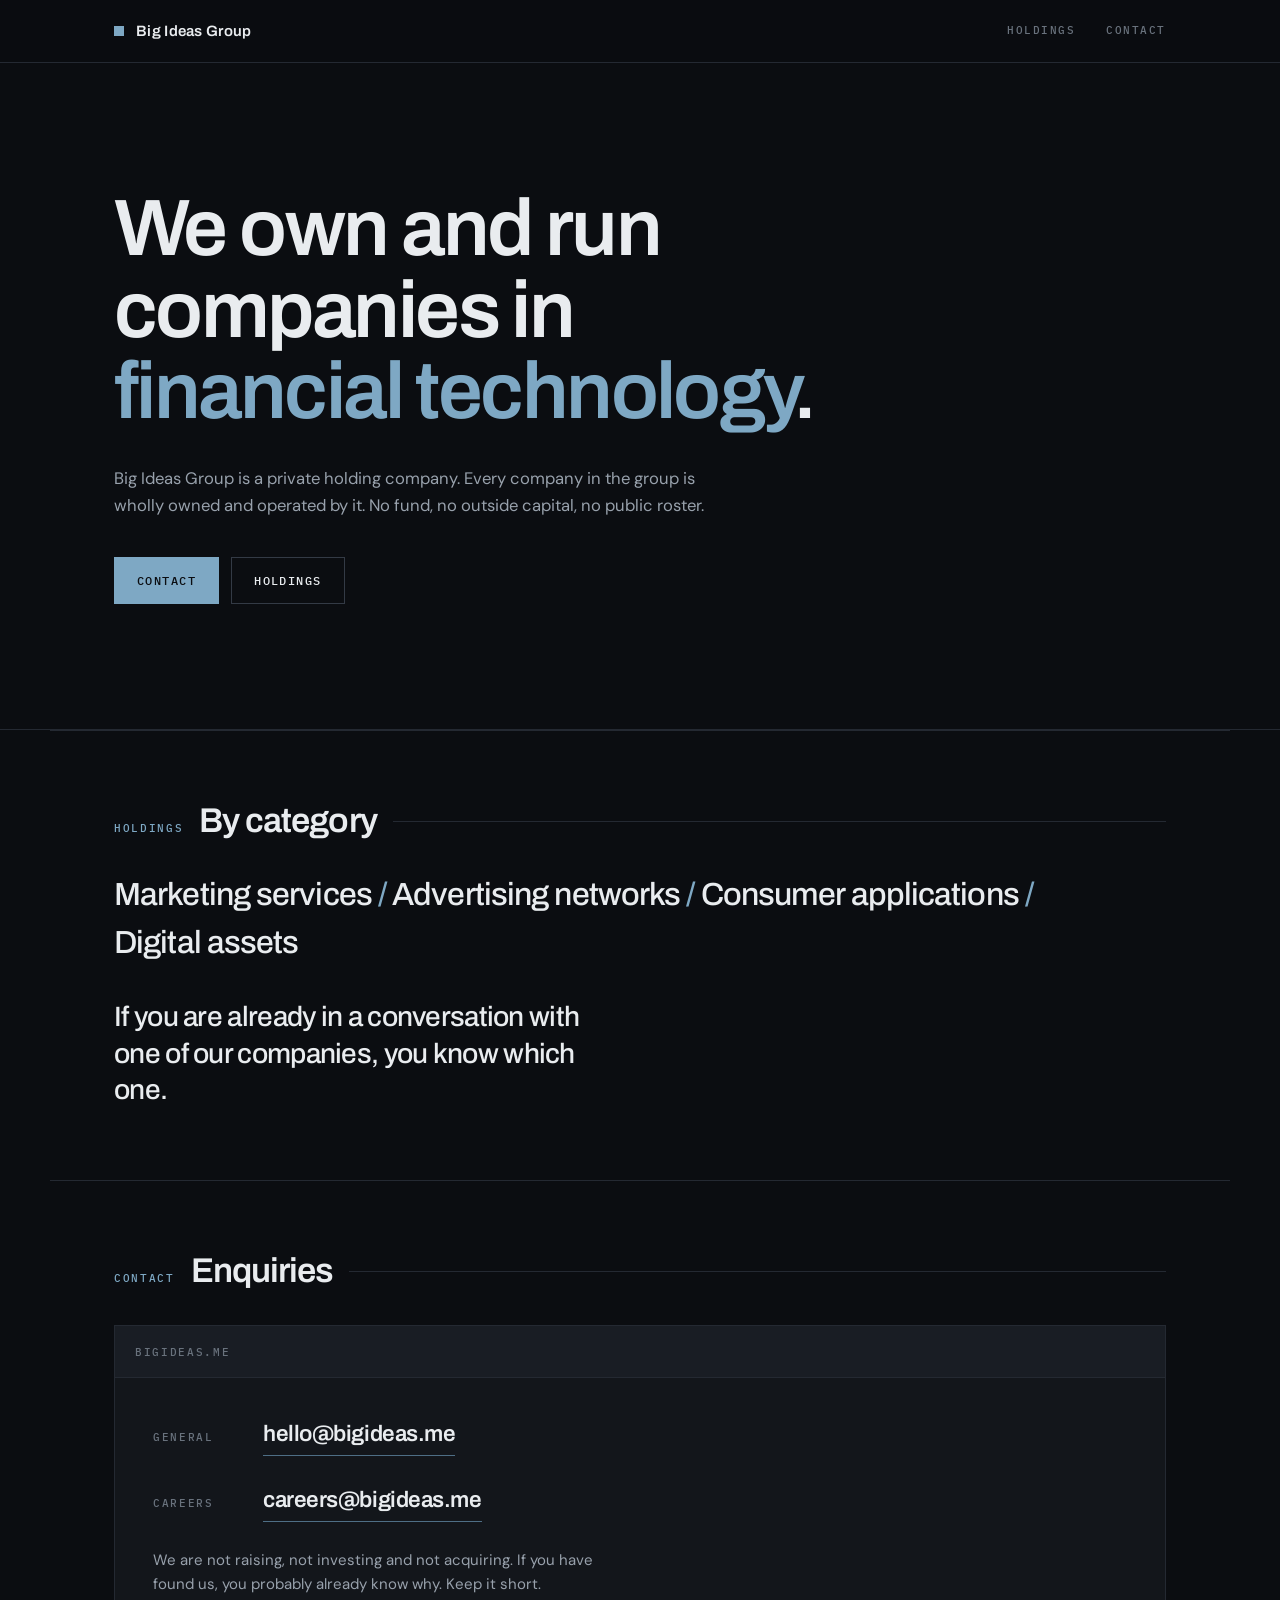
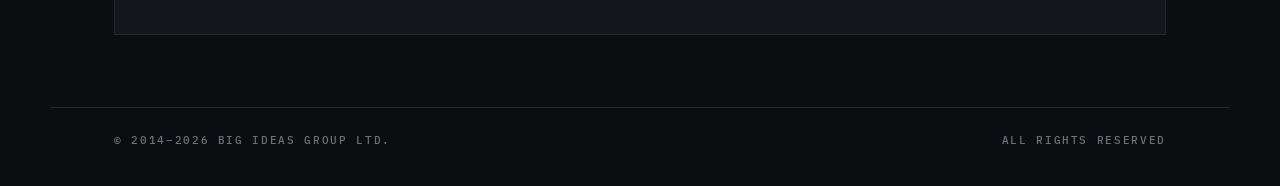
<file: index.html>
<!doctype html>
<html lang="en">
<head>
<meta charset="utf-8">
<meta name="viewport" content="width=device-width,initial-scale=1">
<title>Big Ideas Group</title>
<meta name="description" content="Big Ideas Group Ltd. is a private holding company. It wholly owns and operates a group of financial technology companies. Not raising, not investing, not acquiring.">
<link rel="canonical" href="https://bigideas.me/">
<meta name="theme-color" content="#0B0D11">
<meta name="color-scheme" content="dark">

<meta property="og:type" content="website">
<meta property="og:site_name" content="Big Ideas Group">
<meta property="og:title" content="Big Ideas Group">
<meta property="og:description" content="A private holding company in financial technology.">
<meta property="og:url" content="https://bigideas.me/">
<meta name="twitter:card" content="summary">

<link rel="icon" href="data:image/svg+xml,%3Csvg xmlns='http://www.w3.org/2000/svg' viewBox='0 0 32 32'%3E%3Crect width='32' height='32' fill='%230B0D11'/%3E%3Crect x='12' y='12' width='8' height='8' fill='%237EA8C4'/%3E%3C/svg%3E">

<link rel="preconnect" href="https://fonts.googleapis.com">
<link rel="preconnect" href="https://fonts.gstatic.com" crossorigin>
<link href="https://fonts.googleapis.com/css2?family=Archivo:wght@500;600&family=IBM+Plex+Mono:wght@400;500&family=DM+Sans:opsz,wght@9..40,400;9..40,500&display=swap" rel="stylesheet">
<link rel="stylesheet" href="styles.css">
</head>

<body id="top">

<header class="hudbar">
  <div class="wrap hudbar__in">
    <a class="mark" href="#top">
      <span class="mark__glyph" aria-hidden="true"></span>
      <span class="mark__txt">Big Ideas Group</span>
    </a>
    <nav class="nav" aria-label="Primary">
      <a href="#holdings">Holdings</a>
      <a href="#contact">Contact</a>
    </nav>
  </div>
</header>

<main>

  <!-- ============================ HERO ============================ -->
  <section class="hero">
    <div class="wrap hero__in">

      <h1 class="title">We own and run companies in <span>financial technology</span>.</h1>

      <p class="hero__sub">Big Ideas Group is a private holding company. Every company
        in the group is wholly owned and operated by it. No fund, no outside capital,
        no public roster.</p>

      <div class="hero__acts">
        <a class="btn btn--go" href="#contact">Contact</a>
        <a class="btn btn--ghost" href="#holdings">Holdings</a>
      </div>
    </div>
  </section>

  <!-- ============================ HOLDINGS ============================ -->
  <section class="sec wrap" id="holdings">
    <div class="sec__head">
      <span class="hud hud--accent">Holdings</span>
      <h2>By category</h2>
      <span class="sec__rule" aria-hidden="true"></span>
    </div>

    <ul class="cats">
      <li>Marketing services</li>
      <li>Advertising networks</li>
      <li>Consumer applications</li>
      <li>Digital assets</li>
    </ul>

    <p class="say">If you are already in a conversation with one of our companies,
      you know which one.</p>
  </section>


  <!-- ============================ CONTACT ============================ -->
  <section class="sec wrap" id="contact">
    <div class="sec__head">
      <span class="hud hud--accent">Contact</span>
      <h2>Enquiries</h2>
      <span class="sec__rule" aria-hidden="true"></span>
    </div>

    <div class="term">
      <div class="term__bar">
        <span class="hud">bigideas.me</span>
      </div>

      <div class="term__body">
        <div class="term__line">
          <span class="hud">General</span>
          <a class="term__val" href="mailto:hello@bigideas.me">hello@bigideas.me</a>
        </div>
        <div class="term__line">
          <span class="hud">Careers</span>
          <a class="term__val" href="mailto:careers@bigideas.me">careers@bigideas.me</a>
        </div>
        <p class="term__note">We are not raising, not investing and not acquiring.
          If you have found us, you probably already know why. Keep it short.</p>
      </div>
    </div>
  </section>

</main>

<footer class="wrap foot">
  <span class="hud">&copy; 2014–<span id="y">2026</span> Big Ideas Group Ltd.</span>
  <span class="hud">All rights reserved</span>
</footer>

<script>document.getElementById("y").textContent=new Date().getFullYear()</script>
</body>
</html>
</file>
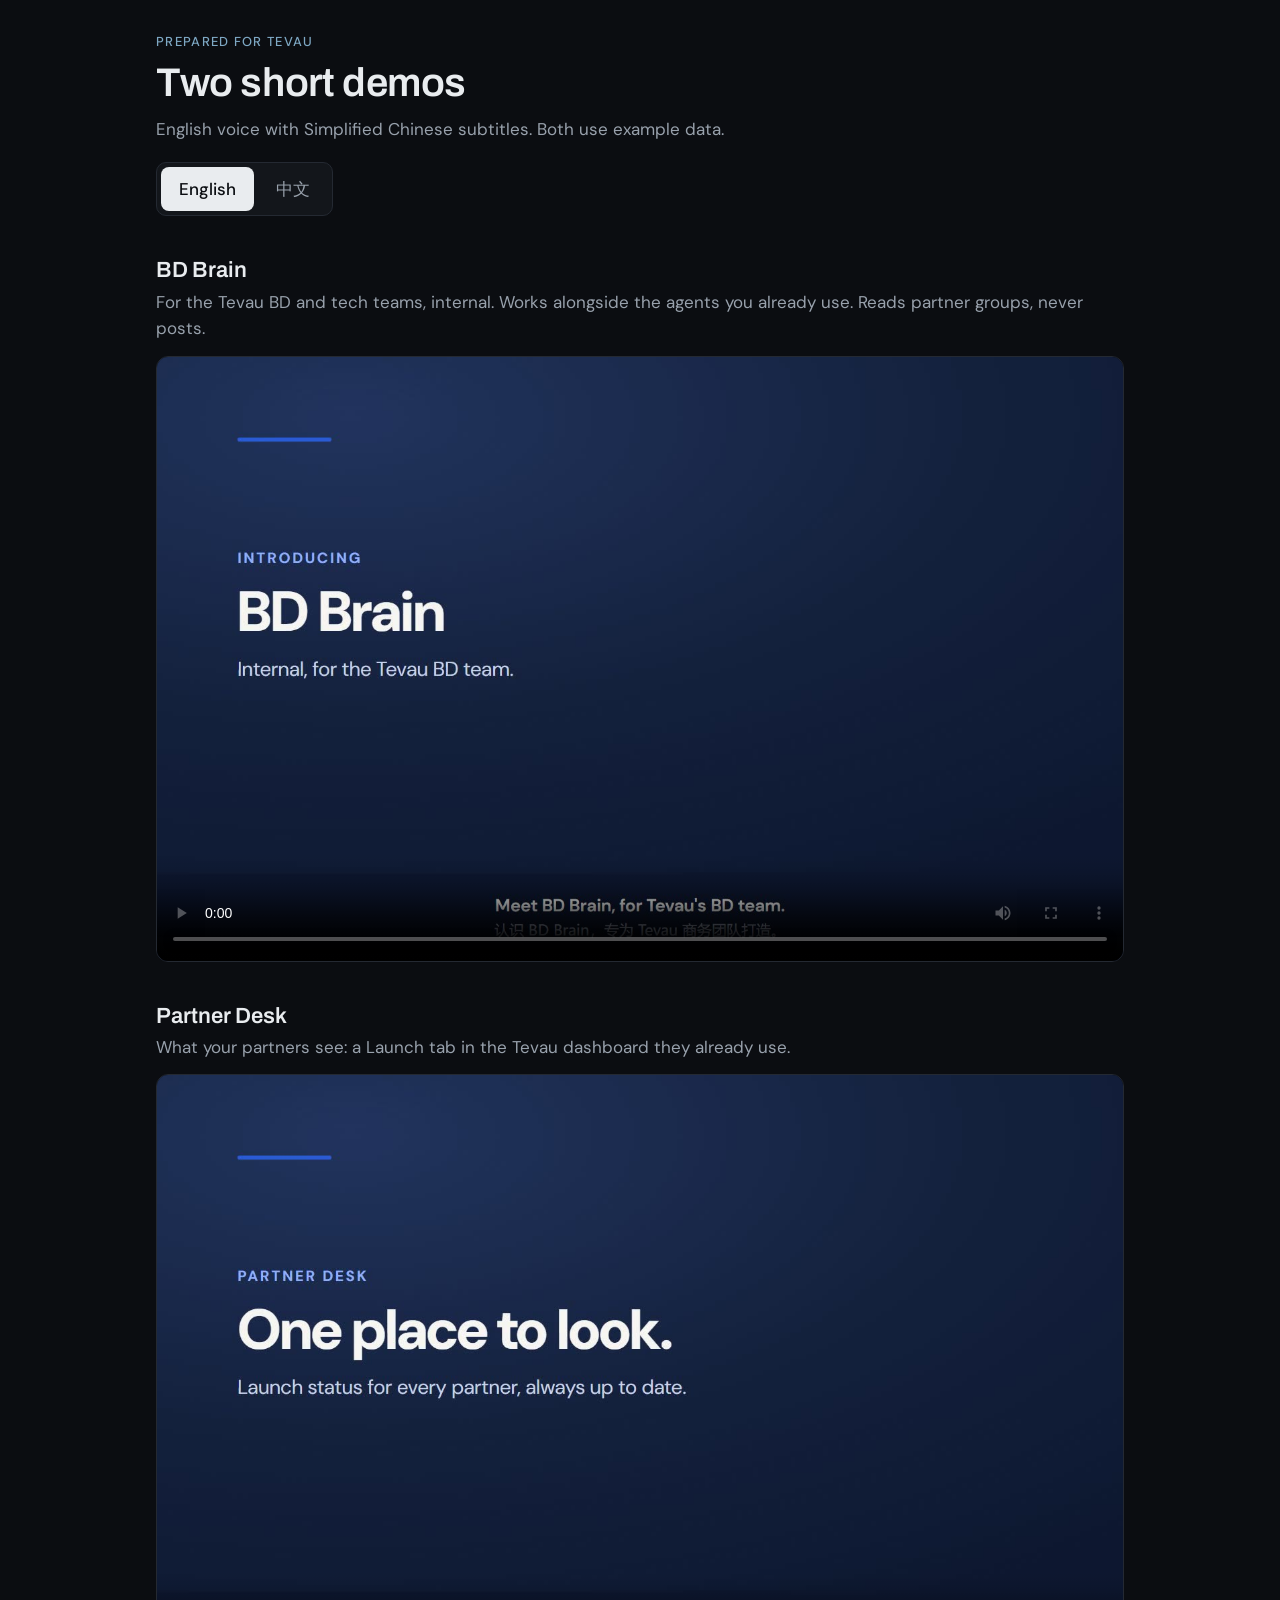
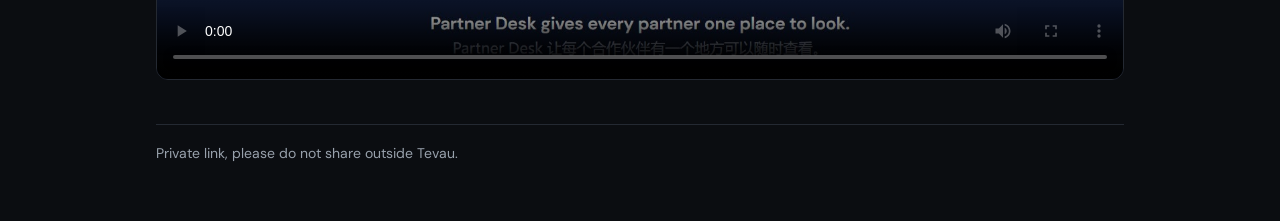
<file: v/tevau-jxkm7w58/index.html>
<!doctype html>
<html lang="en">
<head>
<meta charset="utf-8">
<meta name="viewport" content="width=device-width, initial-scale=1, viewport-fit=cover">
<meta name="robots" content="noindex, nofollow, noarchive, nosnippet">
<meta name="referrer" content="no-referrer">
<meta name="theme-color" content="#0B0D11">
<meta name="color-scheme" content="dark">
<title>Prepared for Tevau</title>
<link rel="preconnect" href="https://fonts.googleapis.com"><link rel="preconnect" href="https://fonts.gstatic.com" crossorigin>
<link href="https://fonts.googleapis.com/css2?family=Archivo:wght@600&family=DM+Sans:opsz,wght@9..40,400;9..40,500&display=swap" rel="stylesheet">
<style>
  :root { --void: #0B0D11; --panel: #13161B; --line: #242932; --accent: #7EA8C4; --text: #E9ECEF; --dim: #98A1AC; }
  * { box-sizing: border-box; margin: 0; }
  body { background: var(--void); color: var(--text); font: 17px/1.55 "DM Sans", system-ui, "Microsoft YaHei", "PingFang SC", sans-serif; }
  .wrap { max-width: 1000px; margin: 0 auto; padding: 32px max(16px, env(safe-area-inset-left)) 56px; }
  .eyebrow { color: var(--accent); font-weight: 500; font-size: 13px; letter-spacing: .1em; text-transform: uppercase; }
  h1 { font: 600 clamp(28px, 4.5vw, 40px)/1.15 "Archivo", system-ui, "Microsoft YaHei", sans-serif; letter-spacing: -.01em; margin-top: 8px; }
  .lead { color: var(--dim); margin-top: 10px; max-width: 640px; }
  .langs { display: inline-flex; gap: 4px; margin-top: 20px; padding: 4px; background: var(--panel); border: 1px solid var(--line); border-radius: 10px; }
  .langs button { min-height: 44px; padding: 0 18px; border: 0; border-radius: 8px; background: none; color: var(--dim);
    font: inherit; font-weight: 500; cursor: pointer; }
  .langs button[aria-pressed="true"] { background: var(--text); color: var(--void); }
  section { margin-top: 40px; }
  h2 { font: 600 22px/1.3 "Archivo", system-ui, "Microsoft YaHei", sans-serif; }
  .who { color: var(--dim); margin-top: 4px; }
  video { display: block; width: 100%; height: auto; margin-top: 14px; border-radius: 12px; border: 1px solid var(--line); background: #000; }
  .note { color: var(--dim); font-size: 14px; margin-top: 44px; border-top: 1px solid var(--line); padding-top: 18px; }
</style>
</head>
<body>
<div class="wrap">
  <div class="eyebrow" data-zh="为 Tevau 准备">Prepared for Tevau</div>
  <h1 data-zh="两个简短演示">Two short demos</h1>
  <p class="lead" data-zh="普通话配音，英文字幕。均使用示例数据。">English voice with Simplified Chinese subtitles. Both use example data.</p>
  <div class="langs" role="group" aria-label="Language">
    <button type="button" data-lang="en" aria-pressed="true">English</button>
    <button type="button" data-lang="zh" aria-pressed="false" lang="zh-Hans">中文</button>
  </div>

  <section id="bd-brain">
    <h2>BD Brain</h2>
    <p class="who" data-zh="Tevau 商务和技术团队内部使用。与您现有的 AI 助手配合，读取合作伙伴群聊，从不发言。">For the Tevau BD and tech teams, internal. Works alongside the agents you already use. Reads partner groups, never posts.</p>
    <video controls playsinline preload="metadata" poster="bd-brain.jpg" src="bd-brain.mp4?v=6" data-en="bd-brain.mp4?v=6" data-zh-src="bd-brain-zh.mp4?v=2"></video>
  </section>

  <section id="partner-desk">
    <h2>Partner Desk</h2>
    <p class="who" data-zh="合作伙伴看到的内容：在他们已经使用的 Tevau 后台中新增一个“上线”标签页。">What your partners see: a Launch tab in the Tevau dashboard they already use.</p>
    <video controls playsinline preload="metadata" poster="partner-desk.jpg" src="partner-desk.mp4?v=4" data-en="partner-desk.mp4?v=4" data-zh-src="partner-desk-zh.mp4?v=2"></video>
  </section>

  <p class="note" data-zh="私人链接，请勿在 Tevau 以外分享。">Private link, please do not share outside Tevau.</p>
</div>
<script>
(() => {
  // One switch for the whole page: the films and the words around them.
  const texts = [...document.querySelectorAll('[data-zh]')].map((el) => ({ el, en: el.textContent, zh: el.dataset.zh }));
  const set = (lang) => {
    document.documentElement.lang = lang === 'zh' ? 'zh-Hans' : 'en';
    texts.forEach((t) => { t.el.textContent = t[lang]; });
    document.querySelectorAll('video').forEach((v) => { v.src = lang === 'zh' ? v.dataset.zhSrc : v.dataset.en; });
    document.querySelectorAll('.langs button').forEach((b) => b.setAttribute('aria-pressed', String(b.dataset.lang === lang)));
  };
  document.querySelectorAll('.langs button').forEach((b) => b.addEventListener('click', () => set(b.dataset.lang)));
})();
</script>
</body>
</html>
</file>
<file: styles.css>
/* ==========================================================================
   Big Ideas Group — hand-written, standalone. build.js does not touch this.
   Deliberately single-theme dark: this is a screen, not a document, so every
   colour is painted explicitly and nothing is inherited from the host.
   One accent. No gradients, no glow, no motion, no JavaScript.
   ========================================================================== */

:root{
  --void:#0B0D11;
  --panel:#13161B;
  --panel-2:#191D24;
  --line:#242932;
  --line-2:#333A45;

  --accent:#7EA8C4;
  --accent-dim:#4E6E85;

  --text:#E9ECEF;
  --dim:#98A1AC;
  --faint:#69727D;

  --display:"Archivo","Helvetica Neue",system-ui,sans-serif;
  --mono:"IBM Plex Mono",ui-monospace,"SF Mono",Menlo,monospace;
  --body:"DM Sans",system-ui,-apple-system,"Segoe UI",sans-serif;

  --gut:clamp(20px,5vw,64px);
  --maxw:1180px;
}

*,*::before,*::after{box-sizing:border-box}
html{-webkit-text-size-adjust:100%}

body{
  margin:0;
  background:var(--void);
  color:var(--text);
  font-family:var(--body);
  font-size:clamp(15.5px,1vw,17px);
  line-height:1.6;
  -webkit-font-smoothing:antialiased;
  overflow-x:hidden;
}

h1,h2,h3,h4,p{margin:0}
ul{margin:0;padding:0;list-style:none}
a{color:inherit;text-decoration:none}
::selection{background:var(--accent);color:var(--void)}
:focus-visible{outline:2px solid var(--accent);outline-offset:3px}

.wrap{width:100%;max-width:var(--maxw);margin-inline:auto;padding-inline:var(--gut)}

/* --- label microtype ---------------------------------------------------- */
.hud{
  font-family:var(--mono);
  font-size:.6875rem;
  font-weight:500;
  letter-spacing:.15em;
  text-transform:uppercase;
  color:var(--faint);
}
.hud--accent{color:var(--accent)}

/* --- top bar ------------------------------------------------------------ */
.hudbar{
  position:sticky;top:0;z-index:40;
  background:rgba(11,13,17,.86);
  backdrop-filter:blur(12px);
  border-bottom:1px solid var(--line);
}
.hudbar__in{
  display:flex;align-items:center;justify-content:space-between;gap:16px;
  height:62px;
}
.mark{display:flex;align-items:center;gap:12px}
.mark__glyph{
  width:10px;height:10px;flex:none;
  background:var(--accent);
}
.mark__txt{
  font-family:var(--display);font-weight:600;font-size:.9375rem;
  letter-spacing:.02em;
}

/* --- nav ---------------------------------------------------------------- */
.nav{display:flex;align-items:center;gap:clamp(16px,2.4vw,32px)}
.nav a{
  font-family:var(--mono);font-size:.6875rem;font-weight:500;
  letter-spacing:.14em;text-transform:uppercase;
  color:var(--faint);padding-block:6px;
  border-bottom:1px solid transparent;
  transition:color .16s ease,border-color .16s ease;
}
.nav a:hover{color:var(--accent);border-bottom-color:var(--accent)}
@media (max-width:720px){
  .nav{gap:14px;overflow-x:auto;scrollbar-width:none;-webkit-overflow-scrolling:touch}
  .nav::-webkit-scrollbar{display:none}
  .nav a{white-space:nowrap;font-size:.625rem;letter-spacing:.1em}
  .mark__txt{font-size:.875rem}
}

/* --- hero --------------------------------------------------------------- */
.hero{border-bottom:1px solid var(--line)}
.hero__in{
  min-height:clamp(480px,74svh,760px);
  display:flex;flex-direction:column;justify-content:center;
  padding-block:clamp(64px,11vh,120px);
  gap:clamp(22px,3.6vh,34px);
}
.title{
  font-family:var(--display);
  font-weight:600;
  font-size:clamp(2.2rem,6.4vw,5rem);
  line-height:1.02;
  letter-spacing:-.032em;
  max-width:17ch;
  text-wrap:balance;
}
.title span{color:var(--accent)}
.hero__sub{
  max-width:54ch;color:var(--dim);
  font-size:clamp(1rem,1.3vw,1.15rem);
}
.hero__acts{display:flex;flex-wrap:wrap;gap:12px;margin-top:6px}

/* --- buttons ------------------------------------------------------------ */
.btn{
  display:inline-flex;align-items:center;gap:10px;
  font-family:var(--mono);font-size:.75rem;font-weight:500;
  letter-spacing:.12em;text-transform:uppercase;
  padding:13px 22px;cursor:pointer;border:1px solid transparent;
  transition:background .18s ease,color .18s ease,border-color .18s ease;
}
.btn--go{background:var(--accent);color:var(--void)}
.btn--go:hover{background:#96BAD2}
.btn--ghost{border-color:var(--line-2);color:var(--text)}
.btn--ghost:hover{border-color:var(--accent);color:var(--accent)}

/* --- sections ----------------------------------------------------------- */
.sec{padding-block:clamp(52px,8vh,104px);border-top:1px solid var(--line)}
.sec:first-of-type{border-top:0}
.sec__head{display:flex;align-items:baseline;gap:16px;margin-bottom:clamp(26px,4vh,44px);flex-wrap:wrap}
.sec__head h2{
  font-family:var(--display);font-weight:600;
  font-size:clamp(1.4rem,3vw,2.15rem);letter-spacing:-.028em;line-height:1.05;
}
.sec__rule{flex:1;min-width:40px;height:1px;background:var(--line);align-self:center}

/* --- categories: what the group operates in, never who ------------------ */
.cats{
  display:flex;flex-wrap:wrap;gap:8px 0;
  font-family:var(--display);font-weight:500;
  font-size:clamp(1.15rem,2.8vw,2rem);line-height:1.25;letter-spacing:-.028em;
  margin-bottom:clamp(28px,4vh,44px);
}
.cats li:not(:last-child)::after{content:" / ";color:var(--accent);white-space:pre}

/* --- a statement, not a box ---------------------------------------------- */
.say{
  font-family:var(--display);font-weight:500;
  font-size:clamp(1.15rem,2.4vw,1.75rem);line-height:1.3;letter-spacing:-.025em;
  color:var(--text);max-width:30ch;
}

/* --- contact ------------------------------------------------------------ */
.term{border:1px solid var(--line);background:var(--panel)}
.term__bar{padding:13px 20px;border-bottom:1px solid var(--line);background:var(--panel-2)}
.term__body{padding:clamp(24px,4vw,38px);display:grid;gap:26px}
.term__line{display:flex;gap:14px;align-items:baseline;flex-wrap:wrap}
.term__line .hud{flex:none;min-width:96px}
.term__val{
  font-family:var(--display);font-weight:600;
  font-size:clamp(1rem,2vw,1.4rem);letter-spacing:-.02em;
  border-bottom:1px solid var(--accent-dim);padding-bottom:3px;
  transition:color .18s ease,border-color .18s ease;
}
a.term__val:hover{color:var(--accent);border-color:var(--accent)}
.term__note{color:var(--dim);font-size:.9375rem;max-width:48ch}

/* --- footer ------------------------------------------------------------- */
.foot{
  border-top:1px solid var(--line);padding-block:24px 36px;
  display:flex;flex-wrap:wrap;gap:10px 28px;justify-content:space-between;align-items:center;
}
</file>
